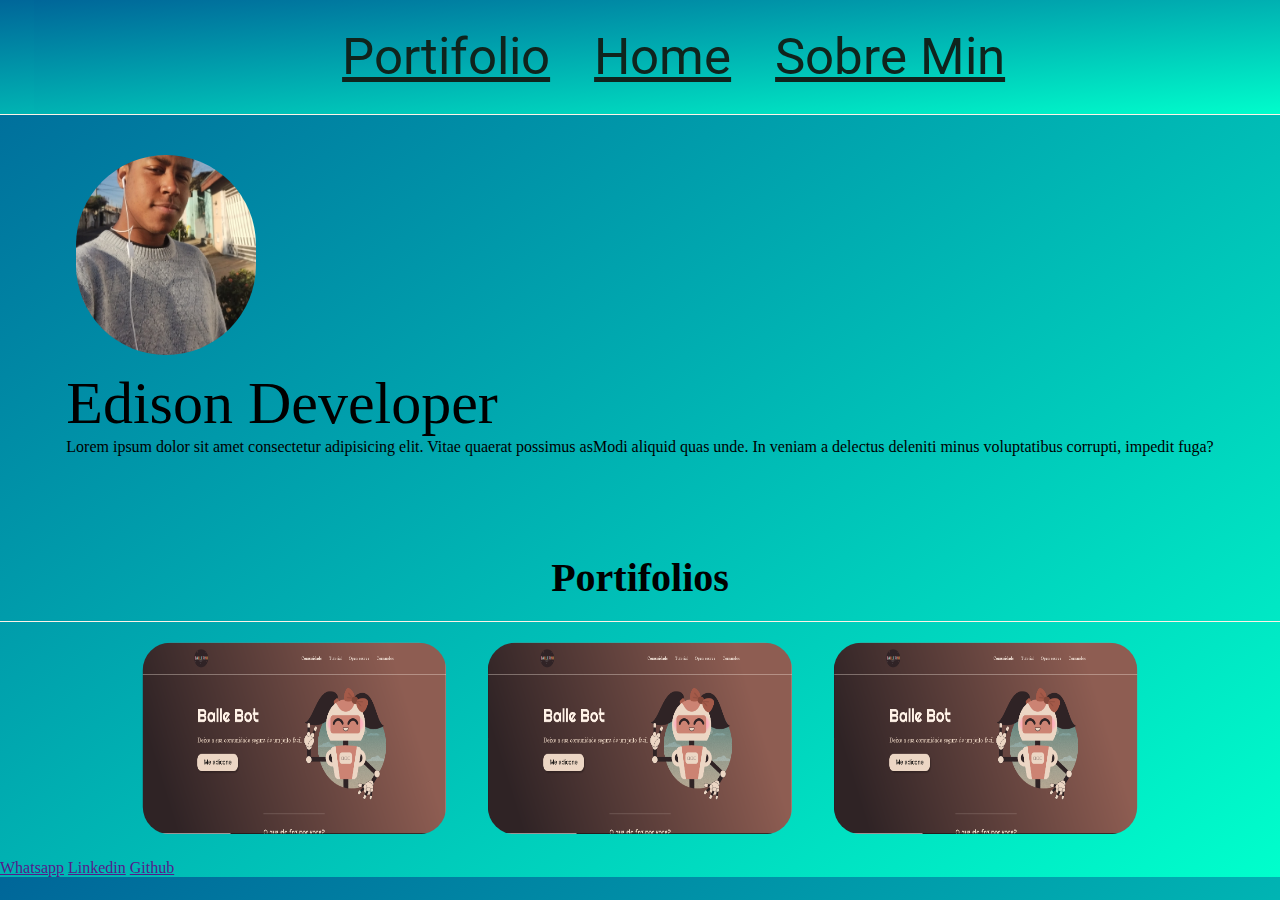
<file: index.html>
<!DOCTYPE html>
<html lang="pt-br">
  <head>
    <meta charset="UTF-8" />
    <meta http-equiv="X-UA-Compatible" content="IE=edge" />
    <meta name="viewport" content="width=device-width, initial-scale=1.0" />
    <title>Portifolio</title>

    <!--Links Google fonts-->

    <link rel="preconnect" href="https://fonts.googleapis.com" />
    <link rel="preconnect" href="https://fonts.gstatic.com" crossorigin />
    <link
      href="https://fonts.googleapis.com/css2?family=Roboto:ital,wght@0,400;0,700;1,400&family=The+Nautigal:wght@400;700&display=swap"
      rel="stylesheet"
    />
    <!--Links stylo proprio-->
    <link rel="stylesheet" type="text/css" href="style.css" />
  </head>
  <body>
    <header class="menu">
      <nav class="menu">
        <div class="">
          <a class="" href="#" id="Portifolio">Portifolio</a>
          <a class="" href="#" id="Sobre">Home</a>
          <a class="" href="#">Sobre Min</a>
        </div>
      </nav>
    </header>
    <main id="Sobre" class="sobre">
      <section>
        <div>
          <img
            src="/Portifolio/Imagens/perfil.jpg"
            alt="Imagem do altor da pagina"
          />
        </div>

        <div>
          <h1>Edison Developer</h1>
        </div>
        <div>
          <p>
            Lorem ipsum dolor sit amet consectetur adipisicing elit. Vitae
            quaerat possimus asModi aliquid quas unde. In veniam a delectus
            deleniti minus voluptatibus corrupti, impedit fuga?
          </p>
        </div>
      </section>
    </main>

    <section id="Portifolio">
      <div class="portifolio-text">
        <h2>Portifolios</h2>
      </div>
      <div class="portifolio">
        <div class="">
          <a href="/../landpage/index.html"
            ><img src="/Portifolio/Imagens/Ballebot/Ballebot.PNG" alt=""
          /></a>
        </div>
        <div class="">
          <img src="/Portifolio/Imagens/Ballebot/Ballebot.PNG" alt="" />
        </div>
        <div class="">
          <img src="/Portifolio/Imagens/Ballebot/Ballebot.PNG" alt="" />
        </div>
      </div>
    </section>

    <footer>
      <section id="contato" class="container">
        <a href="">Whatsapp</a>
        <a href="">Linkedin</a>
        <a href="">Github</a>
      </section>
    </footer>
  </body>
</html>
</file>
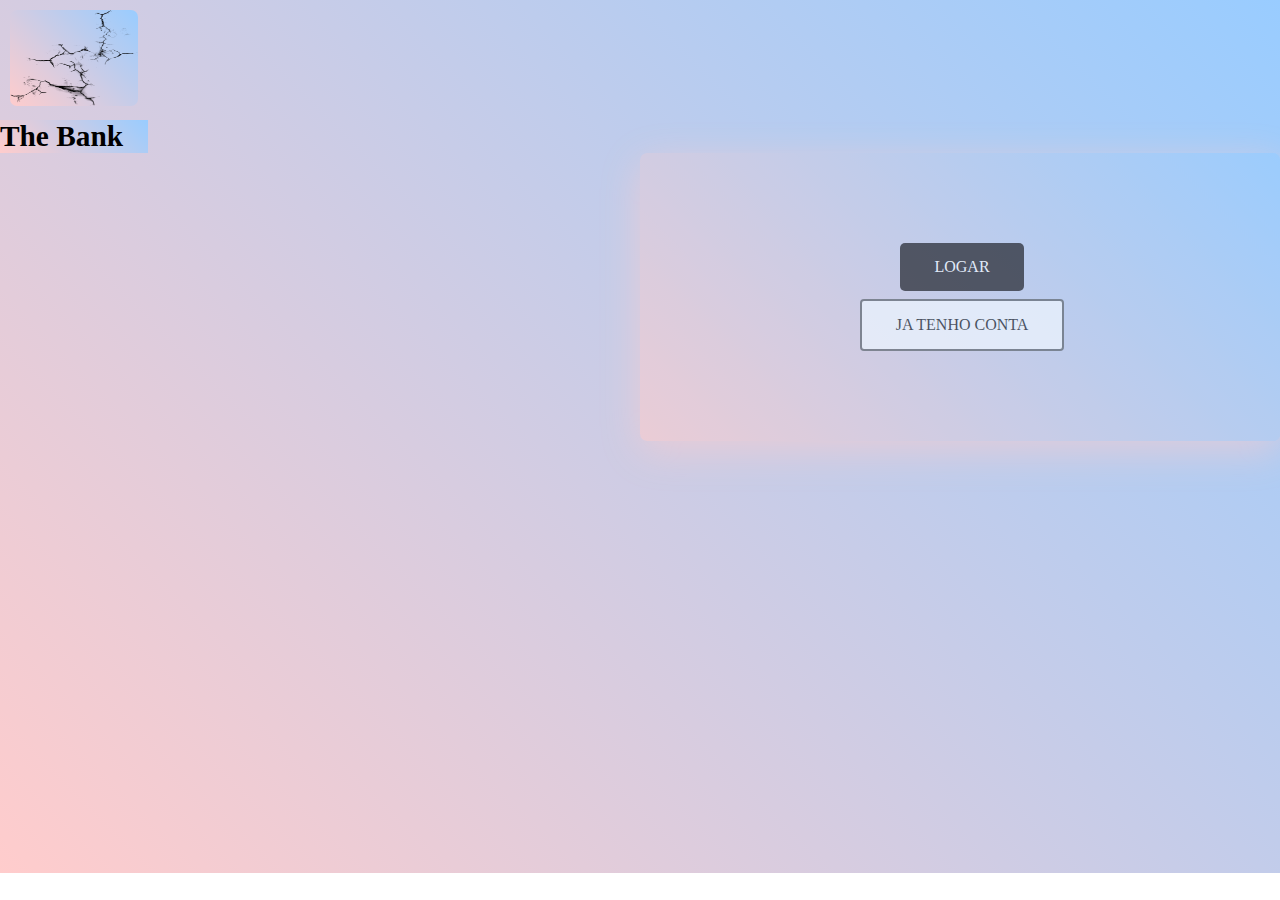
<file: interface/index.html>
<!DOCTYPE html>
<html lang="pt-br">
  <head>
    <meta charset="UTF-8" />
    <meta http-equiv="X-UA-Compatible" content="IE=edge" />
    <meta name="viewport" content="width=device-width, initial-scale=1.0" />
    <link rel="stylesheet" type="text/css" href="interface.css" />
    <title>interfece</title>
    <!--inteface do pagina de um banco "The Bank"-->
  </head>
  <body>
    <section class="fundo">
      <nav class="menu">
        <div class="menu-logo">
          <img src="logo.png" alt="logo" />
          <h1>The Bank</h1>
        </div>
      </nav>
      <main class="prin">
        <div class="principal">
          <div class="button button1">
            <a link href="/interface/pLogin/index.html">
              <button>Logar</button></a
            >
          </div>
          <div class="button button2">
            <a link href="#"> <button>Ja Tenho Conta</button></a>
          </div>
        </div>
      </main>
    </section>
  </body>
</html>
</file>
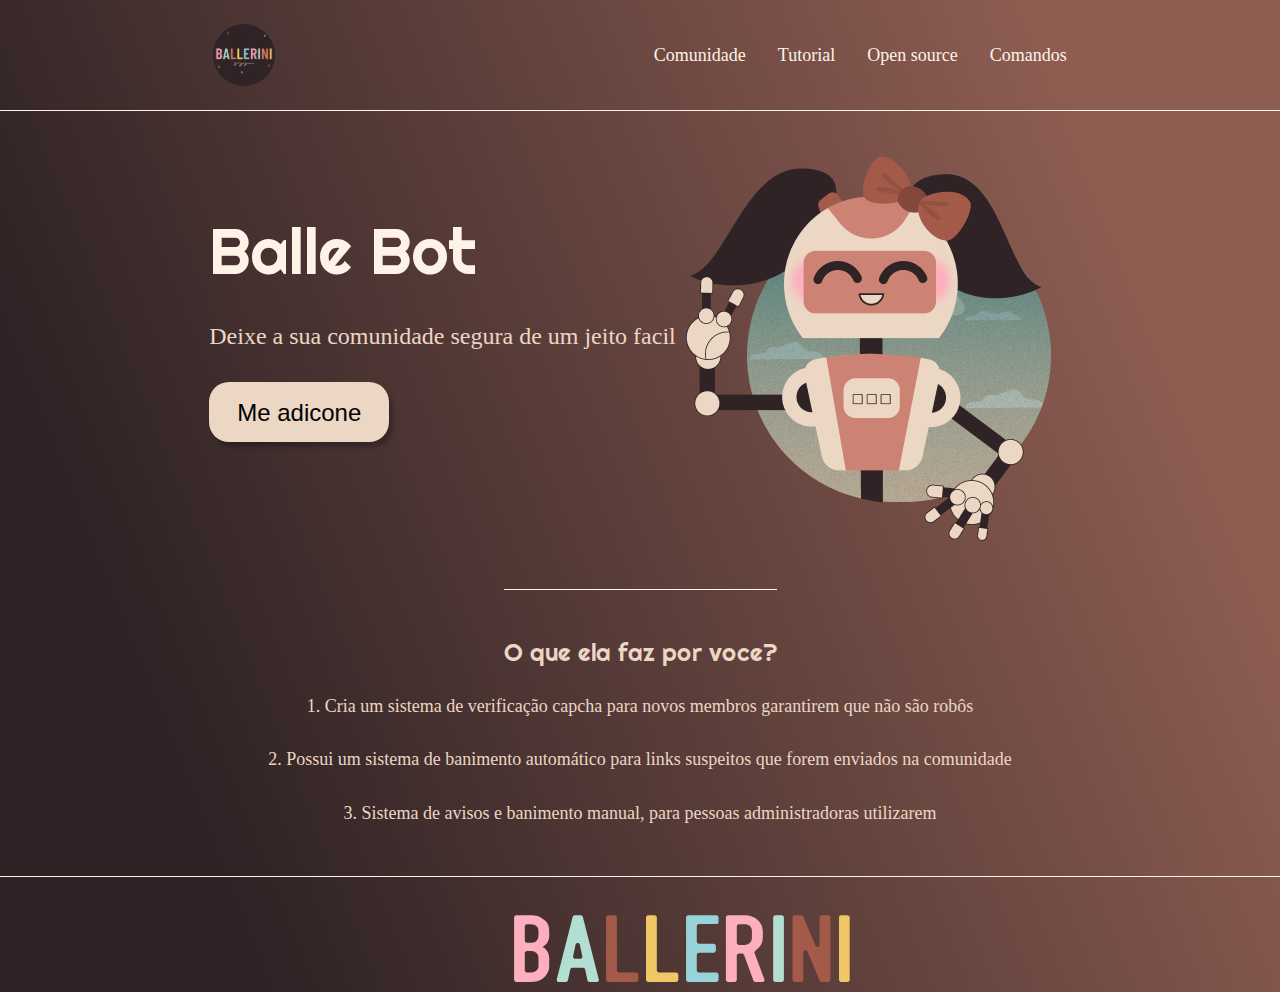
<file: landpage/index.html>
<!DOCTYPE html>
<html lang="pt-br">
  <head>
    <meta charset="UTF-8" />
    <meta http-equiv="X-UA-Compatible" content="IE=edge" />
    <meta name="viewport" content="width=device-width, initial-scale=1.0" />
    <meta
      name="description"
      content="Um bot que ira moderrar e deixar a sua comunidade segura do discord"
    />
    <title>Ballet bot Modere a sua comunidade do Discord</title>

    <link rel="stylesheet" type="text/css" href="style.css" />
  </head>

  <body>
    <header class="cabecalho">
      <img class="menu-imagem" src="logo.svg" alt="Logo Balerine" />
      <nav class="cabecalho-menu">
        <a class="cabecalho-menu-item" href="#">Comunidade</a>
        <a class="cabecalho-menu-item" href="#">Tutorial</a>
        <a class="cabecalho-menu-item" href="#">Open source</a>
        <a class="cabecalho-menu-item" href="#">Comandos</a>
      </nav>
    </header>

    <main class="conteudo">
      <section class="conteudo-principal">
        <div class="conteudo-principal-escrito">
          <h1>Balle Bot</h1>
          <h2>Deixe a sua comunidade segura de um jeito facil</h2>
          <button>Me adicone</button>
        </div>
        <img src="Ballebot.png" alt="imagem da ballebot" />
      </section>
      <section class="conteudo-secudario">
        <h3>O que ela faz por voce?</h3>
        <p>
          1. Cria um <strong>sistema de verificação capcha</strong> para novos
          membros garantirem que não são robôs
        </p>
        <p>
          2. Possui um <strong>sistema de banimento automático</strong> para
          links suspeitos que forem enviados na comunidade
        </p>
        <p>
          3. <strong>Sistema de avisos e banimento manual</strong>, para pessoas
          administradoras utilizarem
        </p>
      </section>
    </main>

    <footer class="footer">
      <img src="Ballerine.svg" alt="Nome Ballerine" />
    </footer>
  </body>
</html>
</file>
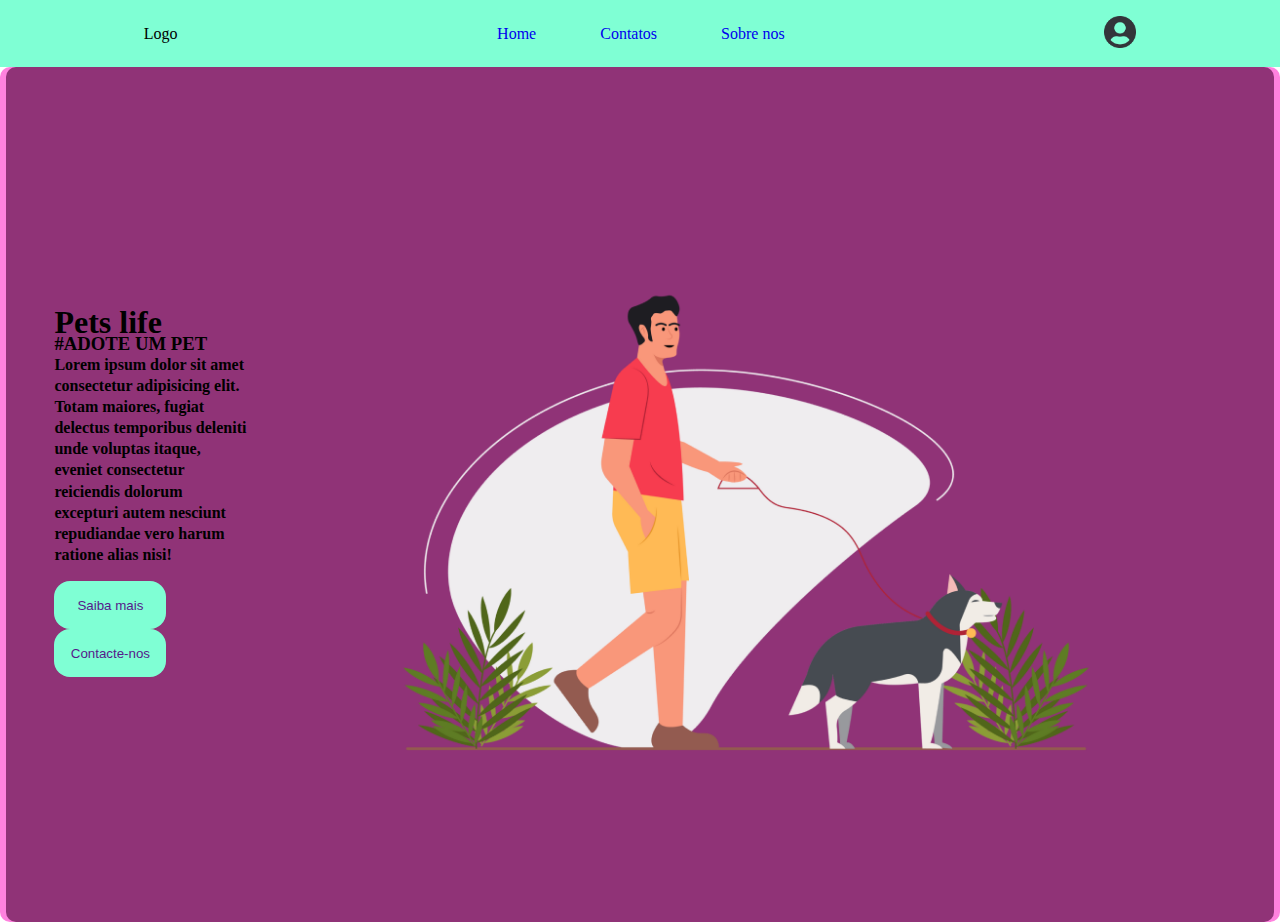
<file: pets-life/index.html>
<!DOCTYPE html>
<html lang="pt-br">
  <head>
    <meta charset="UTF-8" />
    <meta http-equiv="X-UA-Compatible" content="IE=edge" />
    <meta name="viewport" content="width=device-width, initial-scale=1.0" />
    <title>Pets Life</title>
    <link rel="stylesheet" href="style.css" src="style.css" />
  </head>
  <body>
    <nav class="menu">
      <div class="logotxt">Logo</div>
      <div class="menu-btm">
        <a href="#" id="taghome">Home</a>
        <a href="#" id="tagcontatos">Contatos</a>
        <a href="#" id="tagsobrenos">Sobre nos </a>
      </div>
      <div>
        <img src="/pets-life/Menu/Vector.png" alt="Vetor Imagem do user" />
      </div>
    </nav>
    <header id="header">
      <section class="conteudo">
        <div class="conteudo-text">
          <div><h1>Pets life</h1></div>
          <div><h3>#ADOTE UM PET</h3></div>
          <div>
            <h4>
              Lorem ipsum dolor sit amet consectetur adipisicing elit. Totam
              maiores, fugiat delectus temporibus deleniti unde voluptas itaque,
              eveniet consectetur reiciendis dolorum excepturi autem nesciunt
              repudiandae vero harum ratione alias nisi!
            </h4>
          </div>
          <div class="conteuso-button">
            <button><a href="">Saiba mais</a></button>
            <button><a href="">Contacte-nos</a></button>
          </div>
        </div>

        <div>
          <img
            src="Baner/guy-walking-with-dog-in-the-park 1.png"
            alt="Pessoa andando com se cachorro"
          />
        </div>
      </section>
    </header>
  </body>
</html>
</file>
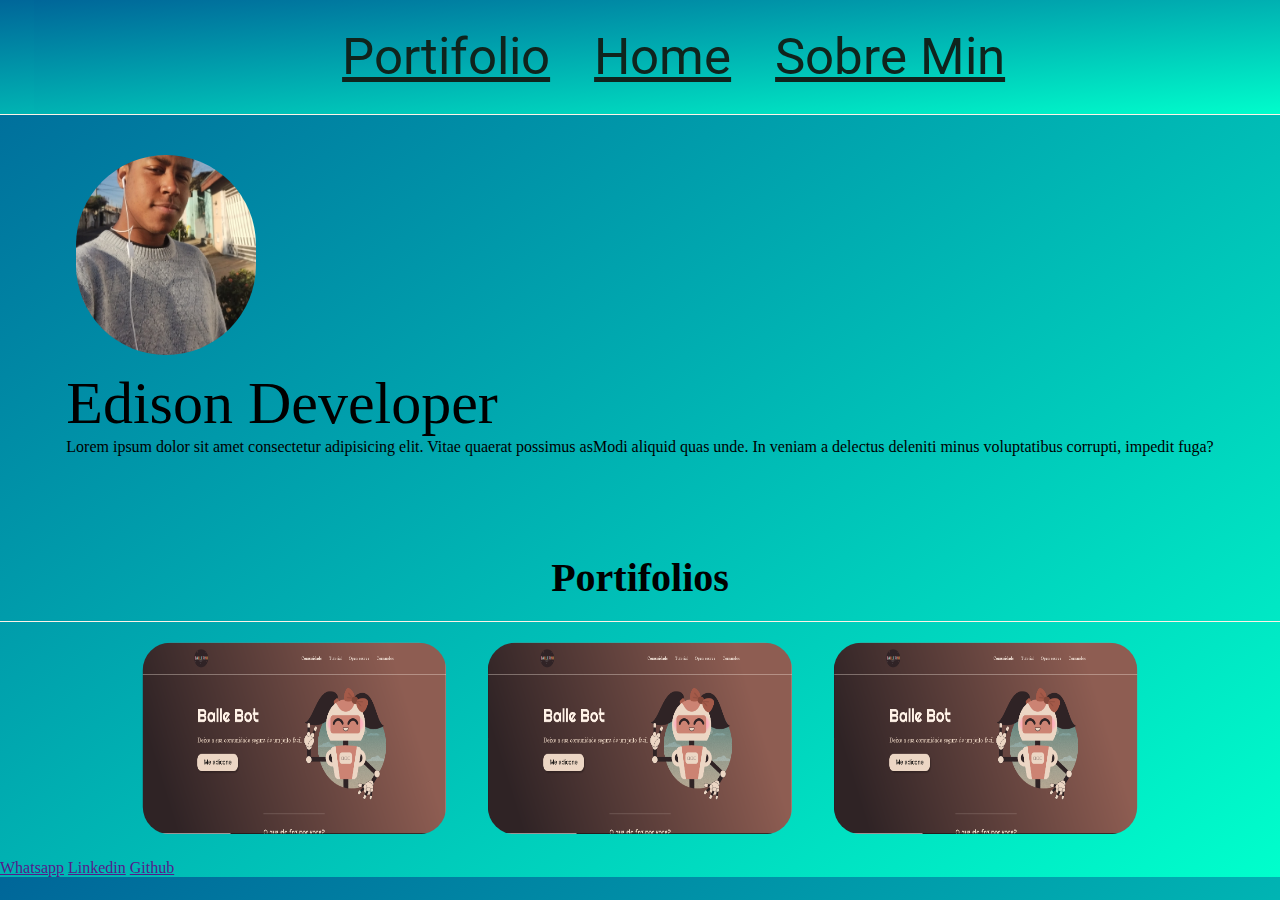
<file: Portifolio/index.html>
<!DOCTYPE html>
<html lang="pt-br">
  <head>
    <meta charset="UTF-8" />
    <meta http-equiv="X-UA-Compatible" content="IE=edge" />
    <meta name="viewport" content="width=device-width, initial-scale=1.0" />
    <title>Portifolio</title>

    <!--Links Google fonts-->

    <link rel="preconnect" href="https://fonts.googleapis.com" />
    <link rel="preconnect" href="https://fonts.gstatic.com" crossorigin />
    <link
      href="https://fonts.googleapis.com/css2?family=Roboto:ital,wght@0,400;0,700;1,400&family=The+Nautigal:wght@400;700&display=swap"
      rel="stylesheet"
    />
    <!--Links stylo proprio-->
    <link rel="stylesheet" type="text/css" href="style.css" />
  </head>
  <body>
    <header class="menu">
      <nav class="menu">
        <div class="">
          <a class="" href="#" id="Portifolio">Portifolio</a>
          <a class="" href="#" id="Sobre">Home</a>
          <a class="" href="#">Sobre Min</a>
        </div>
      </nav>
    </header>
    <main id="Sobre" class="sobre">
      <section>
        <div>
          <img
            src="/Portifolio/Imagens/perfil.jpg"
            alt="Imagem do altor da pagina"
          />
        </div>

        <div>
          <h1>Edison Developer</h1>
        </div>
        <div>
          <p>
            Lorem ipsum dolor sit amet consectetur adipisicing elit. Vitae
            quaerat possimus asModi aliquid quas unde. In veniam a delectus
            deleniti minus voluptatibus corrupti, impedit fuga?
          </p>
        </div>
      </section>
    </main>

    <section id="Portifolio">
      <div class="portifolio-text">
        <h2>Portifolios</h2>
      </div>
      <div class="portifolio">
        <div class="">
          <a href="/../landpage/index.html"
            ><img src="/Portifolio/Imagens/Ballebot/Ballebot.PNG" alt=""
          /></a>
        </div>
        <div class="">
          <img src="/Portifolio/Imagens/Ballebot/Ballebot.PNG" alt="" />
        </div>
        <div class="">
          <img src="/Portifolio/Imagens/Ballebot/Ballebot.PNG" alt="" />
        </div>
      </div>
    </section>

    <footer>
      <section id="contato" class="container">
        <a href="">Whatsapp</a>
        <a href="">Linkedin</a>
        <a href="">Github</a>
      </section>
    </footer>
  </body>
</html>
</file>
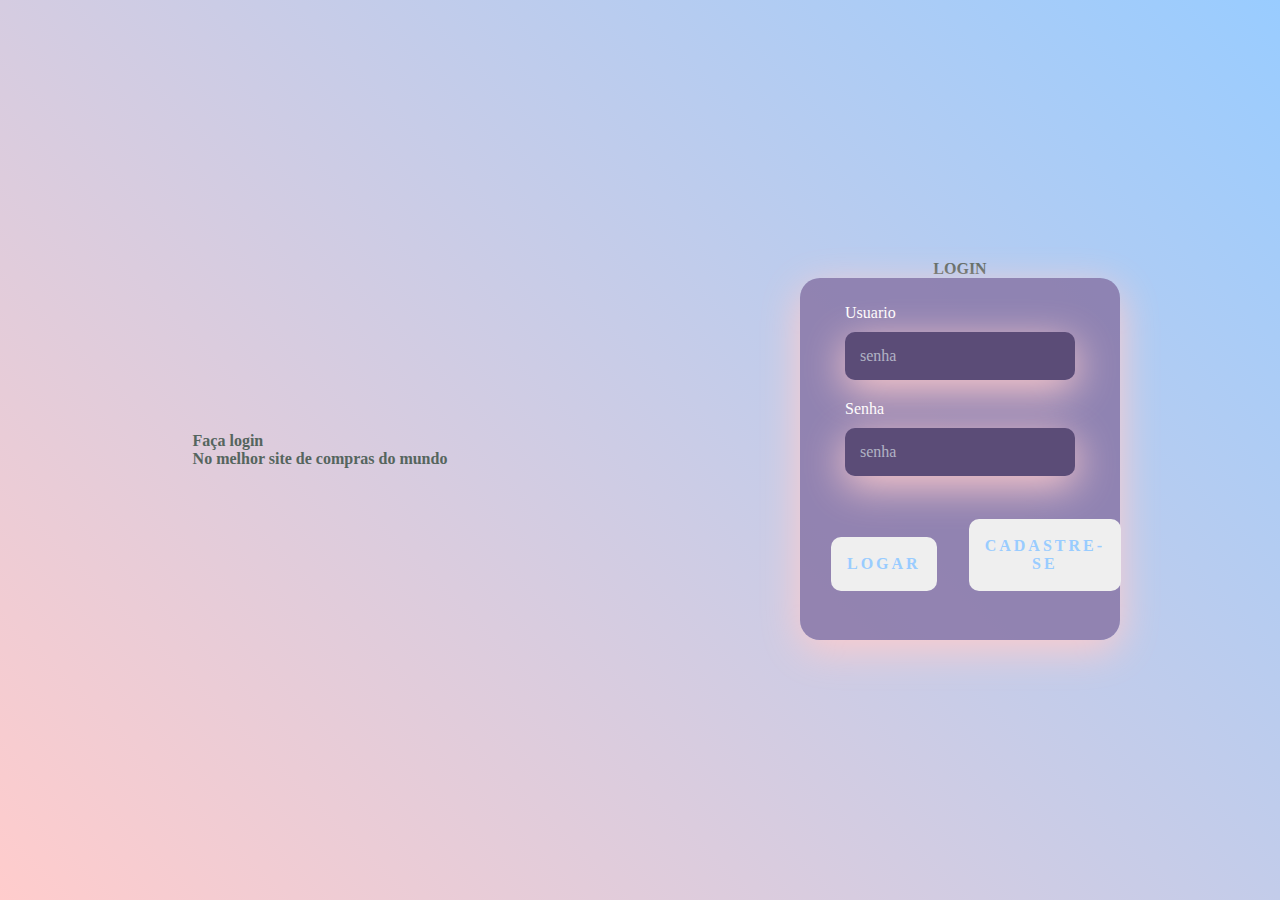
<file: betas-pedacos-de-codigo/pLogin/index.html>
<!DOCTYPE html>
<html lang="pt-br">
  <head>
    <meta charset="UTF-8" />
    <meta http-equiv="X-UA-Compatible" content="IE=edge" />
    <meta name="viewport" content="width=device-width, initial-scale=1.0" />
    <link rel="stylesheet" type="text/css" href="pLogin.css" />

    <title>Login</title>
  </head>
  <body>
    <!-- estrutura basica de login   -->

    <div class="main-login">
      <div class="left-login">
        <h1>Faça login<br />No melhor site de compras do mundo</h1>
      </div>
      <div class="right-login">
        <h1>LOGIN</h1>
        <div class="card-login">
          <div class="textfild">
            <label for="usuario">Usuario</label>
            <input type="text" name="usuario" placeholder="senha" />
          </div>
          <div class="textfild">
            <label for="usuario">Senha</label>
            <input type="password" name="usuario" placeholder="senha" />
          </div>

          <div class="btn-login">
            <a link href="/betas-pedacos-de-codigo/pLogin/index.html">
              <button id="btn-cadastre-se">Logar</button></a
            >
            <a link href="/betas-pedacos-de-codigo/pCadastro/index.html">
              <button id="btn-login">Cadastre-se</button></a
            >
          </div>
        </div>
      </div>
    </div>
  </body>
</html>
</file>
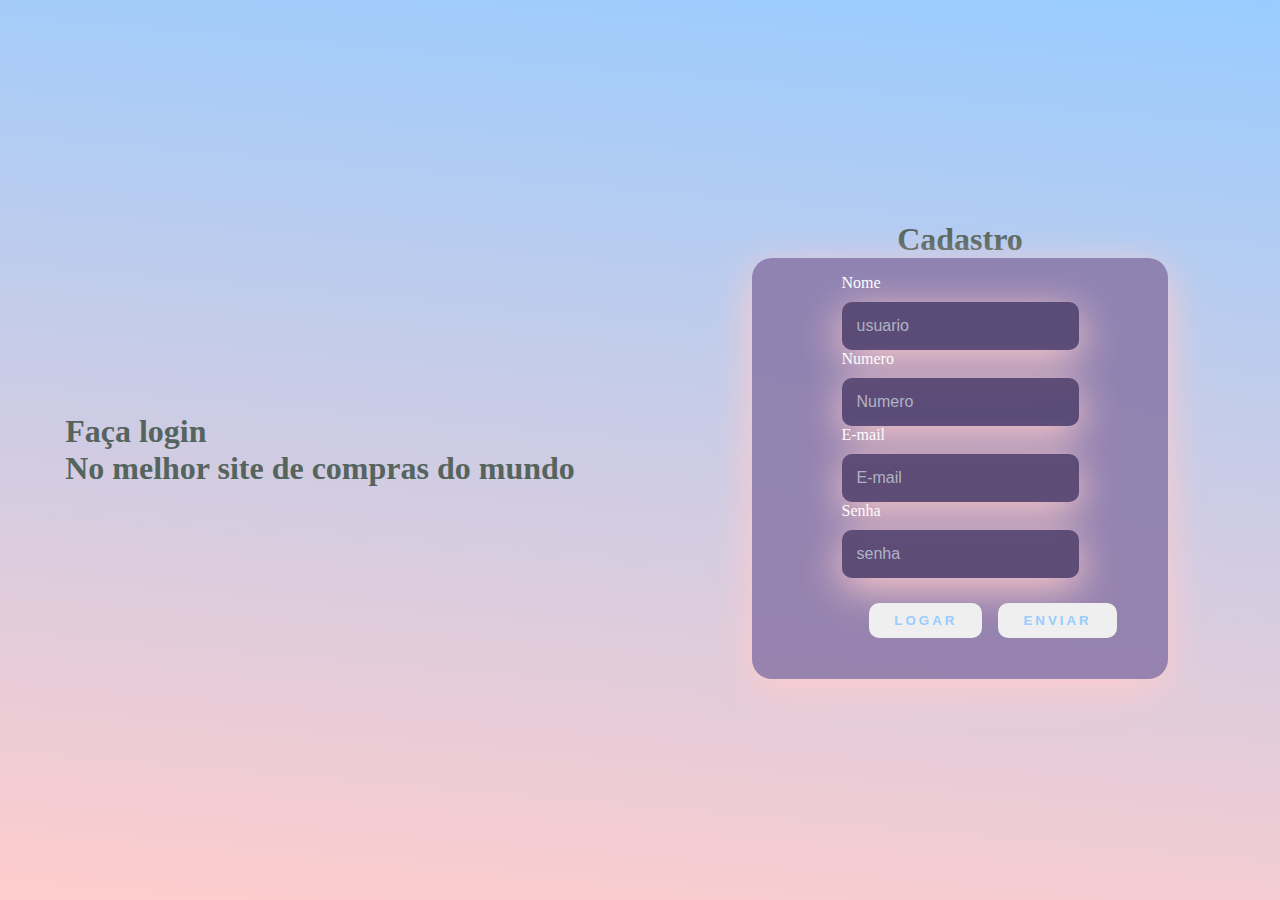
<file: interface/pCadastro/index.html>
<!DOCTYPE html>
<html lang="pt-br">
  <head>
    <meta charset="UTF-8" />
    <meta http-equiv="X-UA-Compatible" content="IE=edge" />
    <meta name="viewport" content="width=device-width, initial-scale=1.0" />
    <!--<link rel="stylesheet" type="text/css" href="pCadastro.css" />-->
    <title>Cadastro</title>
    <style>
      margin: 0;
      * {
        padding: 0;
        box-sizing: border-box;
        text-decoration: none;

        /*font-family: 'Roboto', sans-serif;
  font-family: 'The Nautigal', cursive;*/
      }
      body {
        background: linear-gradient(45deg, #ffcccc 0%, #99ccff 100%);
        background-repeat: no-repeat;
        margin: 0rem;
        padding: 0rem;
      }

      /*layout*/

      .main-cadastro {
        width: 100vw;
        height: 100vh;
        background: linear-gradient(5deg, #ffcccc 0%, #99ccff 100%);
        display: flex;
        justify-content: center; /*eixo X */
        align-items: center; /* eixo Y */
      }
      .left-cadastro {
        width: 50vw;
        height: 100vh;
        display: flex;
        justify-content: center; /*eixo X */
        align-items: center; /* eixo Y */
        flex-direction: column;
      }

      .left-cadastro > h1 {
        color: #55655e;
      }
      .right-cadastro {
        width: 50vw;
        height: 100vh;
        display: flex;
        justify-content: center; /*eixo X */
        align-items: center; /* eixo Y */
        flex-direction: column;
      }
      .right-cadastro > h1 {
        color: #55655e;
        font-weight: 800;
        margin: 0;
      }
      .card-cadastro {
        width: 60%;
        display: flex;
        justify-content: center; /*eixo X */
        align-items: center; /* eixo Y */
        flex-wrap: wrap;
        background: #8875a6d6;
        padding: 1rem 1rem;
        border-radius: 20px;
        box-shadow: 0px 10px 40px #ffcccc;
      }

      .textfild {
        display: flex;
        justify-content: center; /*eixo X */
        align-items: flex-start; /* eixo Y */
        flex-direction: column;
        margin: 0, 9rem 0, 9rem;
        padding: 0rem 2rem;
      }

      .textfild > input {
        width: 100%;
        border: none;
        border-radius: 10px;
        padding: 15px;
        background: #51416bd6;
        font-size: 12pt;
        box-shadow: 0px 10px 40px #ffcccc;
        outline: none;
        box-sizing: border-box;
      }

      .textfild > label {
        color: white;
        margin-bottom: 10px;
      }
      .textfild input::placeholder {
        color: #f0ffff94;
      }

      .btn-cadastro {
        display: flex;
        justify-content: center; /*eixo X */
        align-items: flex-end; /* eixo Y */
        flex-direction: row;
        width: 100%;
      }
      .btn-cadastro > a {
        padding-left: 1rem;
      }
      .btn-cadastro > a button {
        width: 100%;
        padding: 10px 0px;
        margin: 25px;
        border: none; /*tira borda invisivel do html*/
        border-radius: 10px;
        outline: none; /*tira linha invisivel do html*/
        text-transform: uppercase;
        font-weight: 800; /*fonte Bold*/
        letter-spacing: 3px;
        color: #99ccff;
        cursor: pointer;
      }

      @media (max-width: 900px) {
        .main-cadastro {
          width: 100vw;
          height: 100vh;
          background: linear-gradient(5deg, #ffcccc 0%, #99ccff 100%);
          display: flex;
          justify-content: center; /*eixo X */
          align-items: center; /* eixo Y */
          flex-direction: column;
        }
        .left-cadastro {
          width: 100vw;
          height: 50vh;
          display: flex;
          justify-content: center; /*eixo X */
          align-items: center; /* eixo Y */
          flex-direction: column;
        }

        .right-cadastro {
          width: 100vw;
          display: flex;
          justify-content: center; /*eixo X */
          align-items: center; /* eixo Y */
          flex-direction: column;
        }

        .card-cadastro {
          width: 60%;
          display: flex;
          justify-content: center; /*eixo X */
          align-items: center; /* eixo Y */
          flex-wrap: wrap;
          background: #8875a6d6;
          padding: 1rem 1rem;
          border-radius: 20px;
          box-shadow: 0px 10px 40px #ffcccc;
        }

        .btn-cadastro a {
          display: flex;
          justify-content: center; /*eixo X */
          align-items: flex-end; /* eixo Y */
          flex-direction: row;
          width: 50%;
          padding: 1.1rem 1rem;
          margin: 0vw 0vh;
        }
      }

      @media (min-width: 1200px) {
        .card-cadastro {
          width: 60%;
          display: flex;
          justify-content: center; /*eixo X */
          align-items: center; /* eixo Y */
          flex-wrap: wrap;
          background: #8875a6d6;
          padding: 1rem 1rem;
          border-radius: 20px;
          box-shadow: 0px 10px 40px #ffcccc;
        }
      }
    </style>
  </head>
  <body>
    <!-- estrutura basica de login   -->
    <div class="main-cadastro">
      <div class="left-cadastro">
        <h1>Faça login<br />No melhor site de compras do mundo</h1>
      </div>
      <div class="right-cadastro">
        <h1>Cadastro</h1>
        <div class="card-cadastro">
          <div class="textfild">
            <label for="usuario">Nome</label>
            <input type="text" name="usuario" placeholder="usuario" />
          </div>

          <div class="textfild">
            <label for="usuario">Numero</label>
            <input type="text" name="Numero" placeholder="Numero" />
          </div>

          <div class="textfild">
            <label for="Email">E-mail</label>
            <input type="text" name="usuario" placeholder="E-mail" />
          </div>

          <div class="textfild">
            <label for="usuario">Senha</label>
            <input type="password" name="usuario" placeholder="senha" />
          </div>

          <div class="btn-cadastro">
            <a link href="/betas-pedacos-de-codigo/pLogin/index.html">
              <button id="btn-cadastre-se">Logar</button></a
            >
            <a link href="#"> <button id="btn-login">Enviar</button></a>
          </div>
        </div>
      </div>
    </div>
  </body>
</html>
</file>
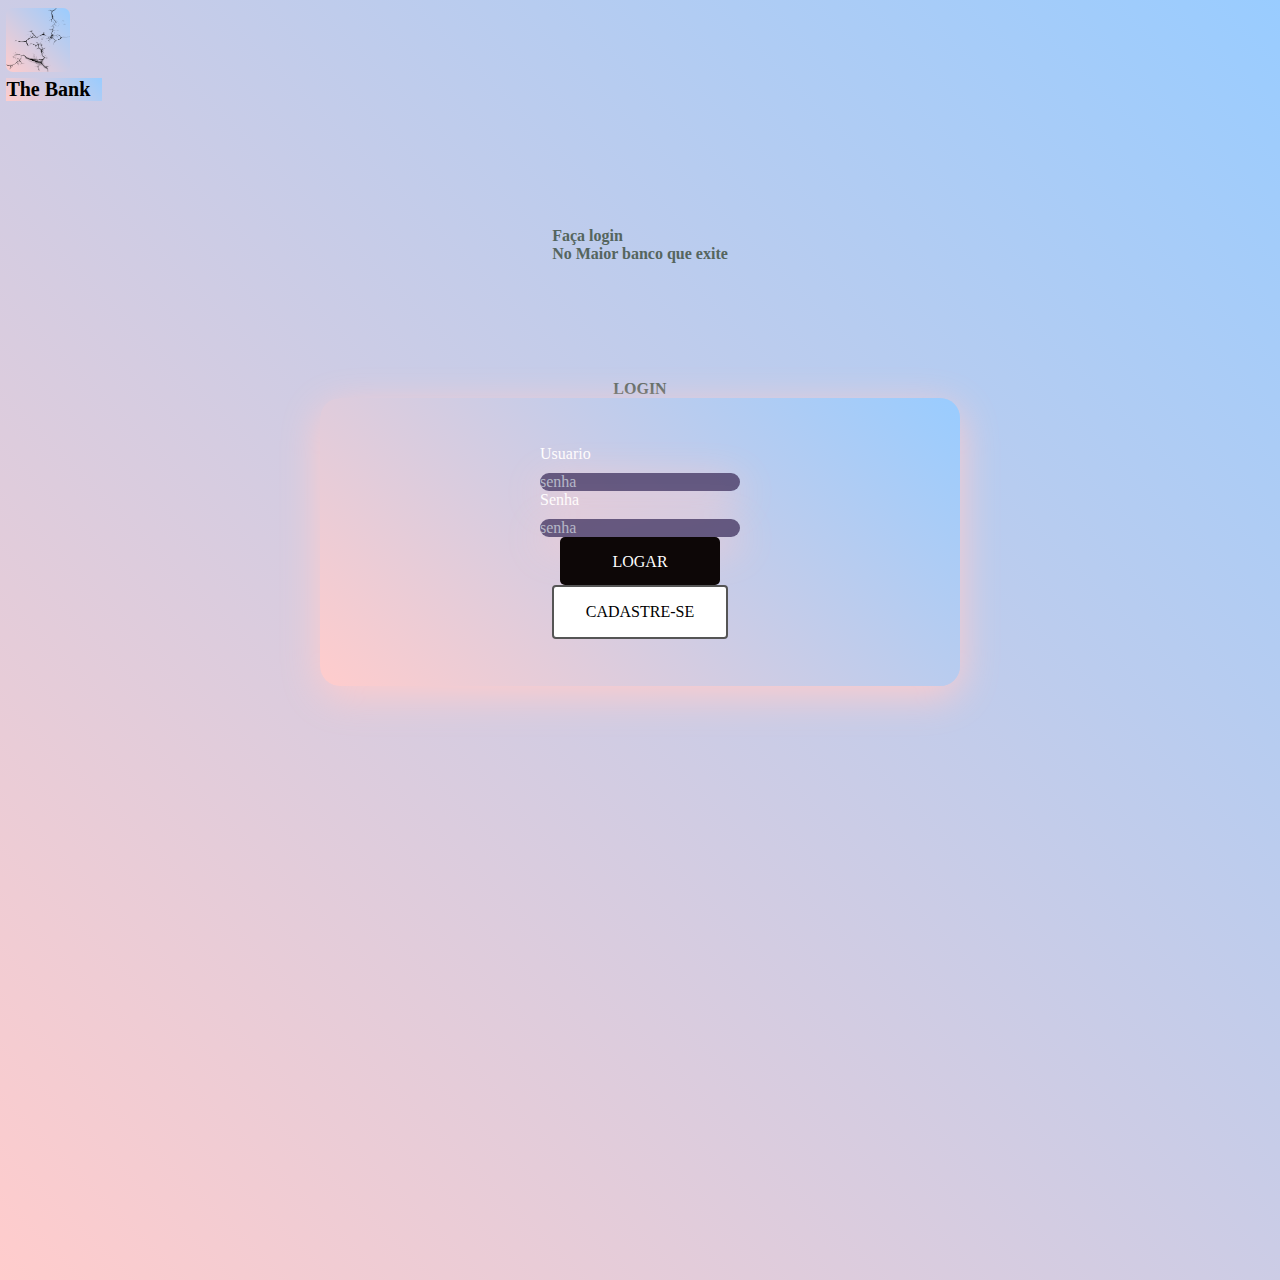
<file: interface/pLogin/index.html>
<!DOCTYPE html>
<html lang="pt-br">
  <head>
    <meta charset="UTF-8" />
    <meta http-equiv="X-UA-Compatible" content="IE=edge" />
    <meta name="viewport" content="width=device-width, initial-scale=1.0" />
    <link
      rel="stylesheet"
      type="text/css"
      href="/interface/pLogin/pLogin.css"
    />

    <title>Login</title>
  </head>
  <body>
    <!-- estrutura basica de login   -->
    <nav class="menu">
      <div class="">
        <img src="/interface/logo.png" alt="logo" />
        <h1>The Bank</h1>
      </div>
    </nav>
    <div class="main-login">
      <div class="left-login">
        <h1>Faça login<br />No Maior banco que exite</h1>
      </div>
      <div class="right-login">
        <h1>LOGIN</h1>
        <div class="card-login">
          <div class="textfild">
            <label for="usuario">Usuario</label>
            <input type="text" name="usuario" placeholder="senha" />
          </div>
          <div class="textfild">
            <label for="usuario">Senha</label>
            <input type="password" name="usuario" placeholder="senha" />
          </div>

          <div class="btn-login btn-login1">
            <a link href="/interface/pLogin2/index.html">
              <button>Logar</button></a
            >
          </div>
          <div class="btn-login btn-login2">
            <a link href="#"> <button>Cadastre-se</button></a>
          </div>
        </div>
      </div>
    </div>
  </body>
</html>
</file>
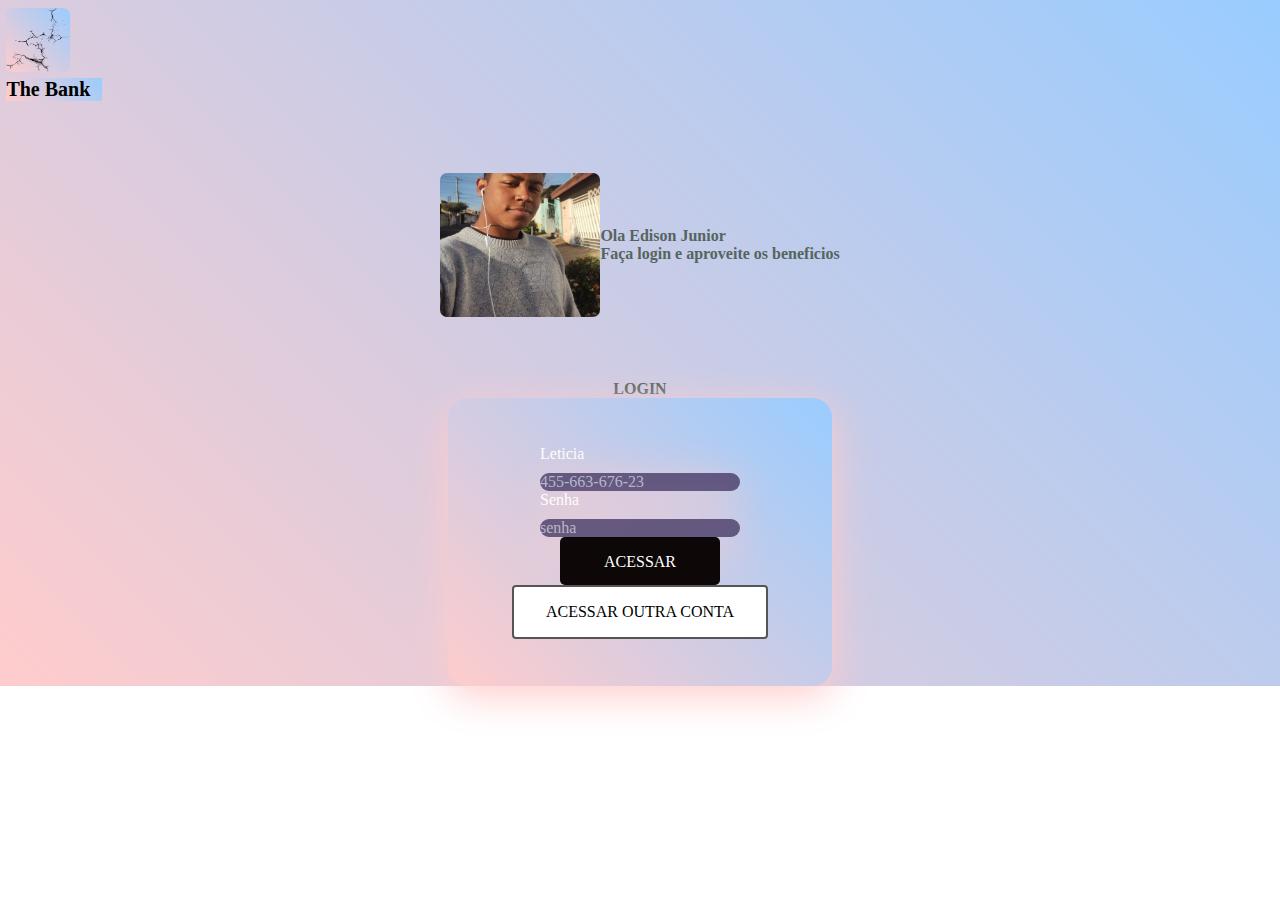
<file: interface/pLogin2/index.html>
<!DOCTYPE html>
<html lang="pt-br">
  <head>
    <meta charset="UTF-8" />
    <meta http-equiv="X-UA-Compatible" content="IE=edge" />
    <meta name="viewport" content="width=device-width, initial-scale=1.0" />
    <link
      rel="stylesheet"
      type="text/css"
      href="/interface/pLogin2/pLogin2user.css"
    />

    <title>Login</title>
  </head>
  <body>
    <!-- estrutura basica de login   -->
    <nav class="menu">
      <div class="">
        <img src="/interface/logo.png" alt="logo" />
        <h1>The Bank</h1>
      </div>
    </nav>
    <div class="main-login">
      <div class="left-login">
        <div class="usuario">
          <img src="/Portifolio/Imagens/perfil.jpg" alt="" />
        </div>
        <h1>
          Ola <strong>Edison Junior</strong><br />Faça login e aproveite os
          beneficios
        </h1>
      </div>
      <div class="right-login">
        <h1>LOGIN</h1>

        <div class="card-login">
          <div class="textfild">
            <label for="usuario">Leticia</label>
            <input type="text" name="CPF" placeholder="455-663-676-23" />
          </div>
          <div class="textfild">
            <label for="usuario">Senha</label>
            <input type="password" name="usuario" placeholder="senha" />
          </div>

          <div class="btn-login btn-login1">
            <a link href="#"> <button>Acessar</button></a>
          </div>
          <div class="btn-login btn-login2">
            <a link href="/interface/pCadastro/index.html">
              <button>Acessar outra conta</button></a
            >
          </div>
        </div>
      </div>
    </div>
  </body>
</html>
</file>
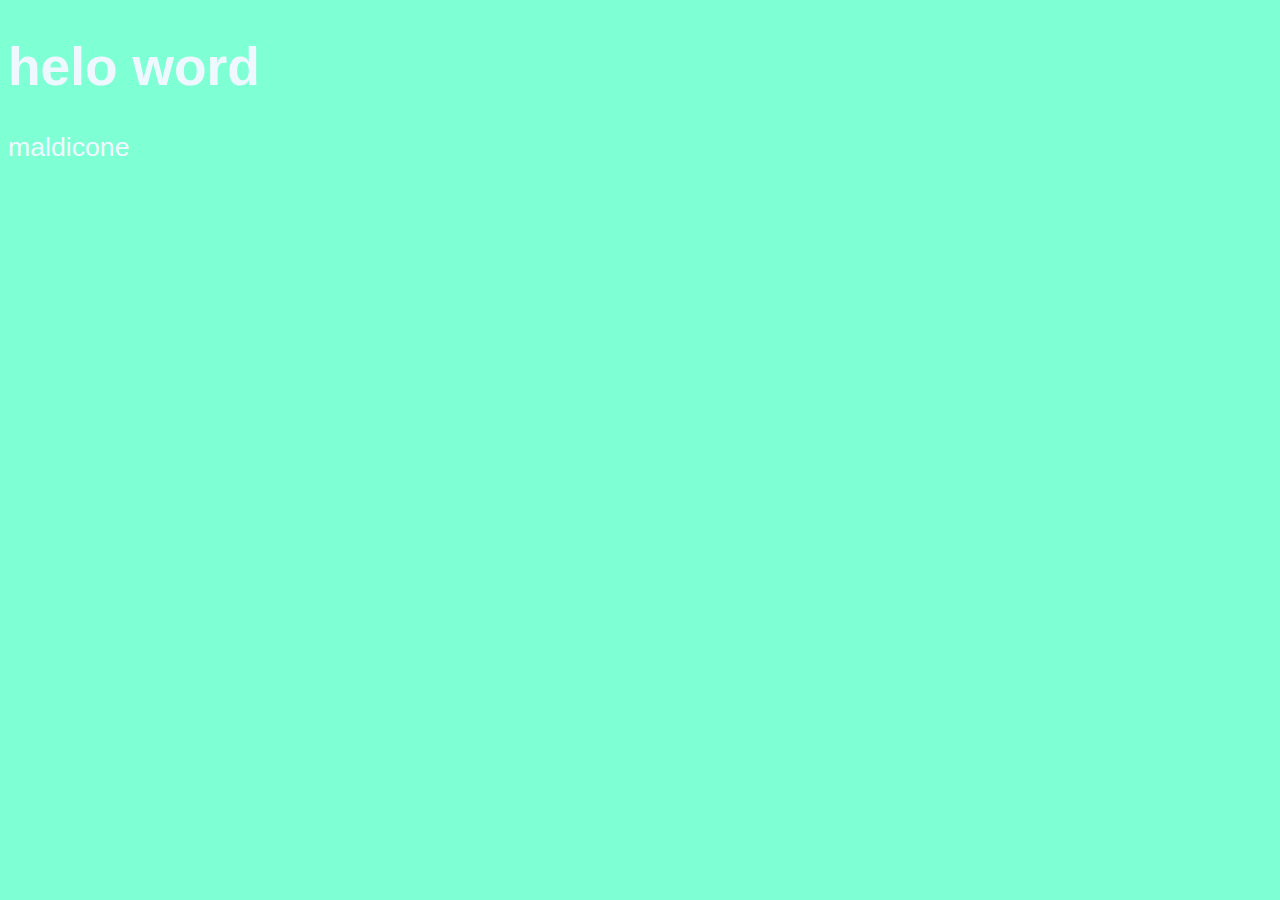
<file: Js/curso em video/aula01/ex001.html>
<!DOCTYPE html>
<html lang="pt-br">
  <head>
    <meta charset="UTF-8" />
    <meta http-equiv="X-UA-Compatible" content="IE=edge" />
    <meta name="viewport" content="width=device-width, initial-scale=1.0" />
    <link rel="stylesheet" href="ex001.css" />
    <title>Document</title>
  </head>
  <body>
    <h1>helo word</h1>
    <p>maldicone</p>
    <script>
      window.alert('minha primeir mensagem')
      window.confirm('Esta gostando de java script')
      window.prompt('Qual e o seu nome ')
    </script>
  </body>
</html>
</file>
<file: interface/interface.css>
*{
  padding: 0rem;
  margin: 0rem;
  font-size: 100%;
  font-family: 'Times New Roman', Times, serif;
  box-sizing: border-box;
  text-decoration: none;

}
body{
  background: linear-gradient(45deg, #ffcccc 0%, #99ccff 100%);
  background-repeat: no-repeat;
}

.menu {
  display: flex;
  justify-content: center;  /*eixo X  vertical*/
  align-items: flex-start;  /*eixo Y  horizontal*/
  flex-direction: column;
  width: 100vw; 

}

.menu img{
  width: 4rem;
  height: 4rem;
  border-radius: 7px;
  background: linear-gradient(45deg, #ffcccc 0%, #99ccff 100%);
  opacity: 0,9;
  padding: 0rem;
  margin: 10px 10px;

}
.menu h1{
  background: linear-gradient(45deg, #ffcccc 0%, #99ccff 100%);
  font-size: 15pt;
  font-weight: bold;
}

.prin{
  width: 100vw;
  height: 80vh;
  display: flex;
  justify-content: center; /*eixo X */
  align-items: center;    /* eixo Y */
  
}
.principal{
  display: flex;
  justify-content: center; /*eixo X  vertical*/
  align-items: center;    /* eixo Y */
  flex-direction: column;
  background-color: #99ccff;
  width: 80%;
  height: 40%;
  background: linear-gradient(45deg, #ffcccc 0%, #99ccff 100%);
  opacity: 1;
  border: none;
  border-radius: 1%;
  padding: 15px;
  font-size: 12pt;
  box-shadow: 0px 10px 40px  #ffcccc;
  outline: none;
  box-sizing: border-box;
  border-radius: 7px;

}
.button button{
  flex-direction: column;
  border: none; 
  color: white;
  padding: 15px 32px;
  text-align: center;
  text-decoration: none;
  text-transform: uppercase;
  display: inline-block;
  font-size: 16px;
  margin: 4px 2px;
  cursor: pointer;
}
.button1 button {
  width: 100%;
  height: auto;
  border-radius: 5px;
  border-width: 10px;
  border: #99ccff;
  display: flex;
 background-color: #0d0707;
}
.button2 button{
  width: 100%;
  border-radius: 4px;
  background-color:white;
  color: black;
  border: 2px solid #555555;
}



@media(min-width:1024px){
  

.menu img{
  width: 8rem;
  height: 6rem;
  border-radius: 7px;
  background: linear-gradient(45deg, #ffcccc 0%, #99ccff 100%);
  opacity: 0,9;
  padding: 0;
  margin: 10px 10px;

}
.menu h1{
  background: linear-gradient(45deg, #ffcccc 0%, #99ccff 100%);
  font-size: 22pt;
  font-weight: 800;
}
.prin{
  width: 100vw;
  display: flex;
  justify-content: flex-end; /*eixo X */
  align-items: flex-start;    /* eixo Y */
  flex-direction: row;
}

.principal{
  display: flex;
  justify-content: center; 
  align-items: center;    
  flex-direction: column;
  width: 50%;
  height: 40%;
 background: linear-gradient(45deg, #ffcccc 0%, #99ccff 100%);
  opacity: 0.6;
  border: none;
  border-radius: 1%;
  padding: 15px;
  font-size: 12pt;
 box-shadow: 0px 10px 40px  #ffcccc;
  outline: none;
  box-sizing: border-box;
  border-radius: 7px;

}
</file>
<file: pets-life/style.css>
}:root {
  --header-height: 4.5rem;

  /* colors */
  --hue: 159;
  /* HSL color mode */
  --base-color: hsl(var(--hue) 36% 57%);
  --base-color-second: hsl(var(--hue) 65% 88%);
  --base-color-alt: hsl(var(--hue) 57% 53%);
  --title-color: hsl(var(--hue) 41% 10%);
  --text-color: hsl(0 0% 46%);
  --text-color-light: hsl(0 0% 98%);
  --body-color: hsl(0 0% 98%);
}

/*------------Base--------------*/
/**Reset**/
* {
  margin: 0;
  padding: 0;
  box-sizing: border-box;
}
a {
  text-decoration: none;
}
img {
  width: 100%;
  height: auto;
}

/*------------Layout--------------*/
.menu{
  display: flexbox;
  display: flex;
  flex-direction: row;
  align-items: center;
  justify-content: space-around;

  height: 4.2rem;
  background-color:aquamarine;
  border-left: 3rem;

}
.menu logotxt{

}
.menu-btm{
  display: flex;
  
  justify-content: space-around;
}
.menu img{
 width: 2rem;
 height: 2rem;
}
.menu a{
  padding-left: 2rem;
  padding-right: 2rem;
}



#header{
  background-color: rgb(255, 130, 222);
  width: 100%;
  border-radius: 10px;
  display: flex;
  flex-direction: row;
  align-items: center;
  justify-content: space-around;
  gap: 1rem;
}
.conteudo{
  padding: 3rem;
  background-color: rgb(144, 51, 119);
  width: 99%;
  border-radius: 10px;
  display: flex;
  flex-direction: row;
  align-items: center;
  justify-content: space-around;
  gap: 1rem;
}
.conteudo-text{
  flex-direction: column-gap;

  font-family: Quicksand;
  font-style: normal;
  font-weight: bold;
  font-size: 1rem;
  line-height: 132.5%;
}
.conteuso-button{
padding-top: 1rem;
  
  
}
.conteudo button{
  background-color:aquamarine;
  border: none;
  border-radius: 1rem;
  width: 7rem;
  height: 3rem;
}
.conteudo img{
  width: 60rem;
  height: auto;

}
</file>
<file: betas-pedacos-de-codigo/pLogin/pLogin.css>
*{
  padding: 0rem;
  margin: 0rem;
  font-size: 100%;
  font-family: 'Times New Roman', Times, serif;
  box-sizing: border-box;
  text-decoration: none;
  background-repeat: no-repeat;

}
body{
  background: linear-gradient(45deg, #ffcccc 0%, #99ccff 100%);
  background-repeat: no-repeat;
}


/*layout*/

.main-login{
  width: 100vw;
  height: 100vh;
  
  display: flex;
  justify-content: center; /*eixo X */
  align-items: center;    /* eixo Y */

}
.menu {
  display: flex;
  justify-content: center;  /*eixo X  vertical*/
  align-items: flex-start;  /*eixo Y  horizontal*/
  flex-direction: column;
  width: 4rem; 
  height: 10vh;

}

.menu img{
  width: 4rem;
  height: 4rem;
  border-radius: 7px;
  background: linear-gradient(45deg, #ffcccc 0%, #99ccff 100%);
  opacity: 0,9;
  padding: 10px;
  margin: 10px 10px;

}
.menu h1{
  background: linear-gradient(45deg, #ffcccc 0%, #99ccff 100%);
  font-size: 15pt;
  font-weight: bold;
}
.left-login{
  width: 50vw;
  height: 100vh;
  display: flex;
  justify-content: center; /*eixo X */
  align-items: center;    /* eixo Y */
  flex-direction: column;
}

.left-login > h1{
  color: #55655e;
}
.right-login{
  width: 50vw;
  height: 100vh;
  display: flex;
  justify-content: center; /*eixo X */
  align-items: center;    /* eixo Y */
  flex-direction: column; 
}
.right-login > h1 {
  color: #55655e;
  font-weight: 800;
  margin: 0;
}

.card-login{
  width: 60%;
  display: flex;
  justify-content: center; /*eixo X */
  align-items: center;    /* eixo Y */
  flex-wrap: wrap;
  background: #8875a6d6;
  padding: 1rem 1rem;
  border-radius: 20px;
  box-shadow: 0px 10px 40px  #ffcccc;
}


.textfild{
  display: flex;
  justify-content: center; /*eixo X */
  align-items: flex-start;    /* eixo Y */
  flex-direction: column;
  margin: 10px 0px;
}

.textfild > input{
  width: 100%;
  border: none;
  border-radius: 10px;
  padding: 15px;
  background: #51416bd6;
  font-size: 12pt;
  box-shadow: 0px 10px 40px  #ffcccc;
  outline: none;
  box-sizing: border-box;
}

.textfild > label{
  color: white;
  margin-bottom:10px;
}
.textfild input::placeholder{
  color: #f0ffff94;
}

.btn-login{
  display: flex;
  justify-content: center; /*eixo X */
  align-items:flex-end;    /* eixo Y */
  flex-direction: row;
  width: 100%;  
  padding: 1.1rem 1rem;
}

.btn-login > a{
  padding-left: 2rem;
}
.btn-login > a button{
  width: 100%;
  padding: 1.1rem 1rem;
  margin: 1rem 0rem;
  border: none; /*tira borda invisivel do html*/
  border-radius: 10px;
  outline: none; /*tira linha invisivel do html*/
  text-transform: uppercase;
  font-weight: 800;/*fonte Bold*/
  letter-spacing: 3px;
  color: #99ccff;
  cursor: pointer;
}

/*Adaptaçãp para telas pequenas*/
@media(max-width:900px) {
  .main-login{
    width: 100vw;
    height: 100vh;
    background: linear-gradient(5deg, #ffcccc 0%, #99ccff 100%);
    display: flex;
    justify-content: center; /*eixo X */
    align-items: center;    /* eixo Y */
    flex-direction:column;

  }

  .right-login{
    width: 80vw;
    display: flex;
    justify-content: center; /*eixo X */
    align-items: center;  /* eixo Y */
    flex-direction: column; 
  }

  .card-login{
    width:100%;
    display: flex;
    justify-content: center; /*eixo X */
    align-items: center;    /* eixo Y */
    flex-wrap: wrap;
    background: #8875a6d6;
    padding: 1rem 1rem;
   
    border-radius: 20px;
    box-shadow: 0px 10px 40px  #ffcccc;
  }

  .btn-login{
    display: flex;
    justify-content: center; /*eixo X */
    align-items:flex-end;    /* eixo Y */
    flex-direction: row;
    width: 50%;  
    padding: 1.1rem 1rem;
  }
}

/*Adaptaçãp para telas grandes*/

@media(min-width:1024px){
  .card-login{
    width: 50%;
    display: flex;
    justify-content: center; /*eixo X */
    align-items: center;    eixo Y 
    flex-wrap: wrap;
    background: #8875a6d6;
    padding: 1rem 1rem;
    border-radius: 20px;
    box-shadow: 0px 10px 40px  #ffcccc;
  }

}
</file>
<file: interface/pCadastro/pCadastro.css>
margin: 0;
* {
  padding: 0;
  box-sizing: border-box;
  text-decoration: none;

  /*font-family: 'Roboto', sans-serif;
  font-family: 'The Nautigal', cursive;*/
}
body {
  background: linear-gradient(45deg, #ffcccc 0%, #99ccff 100%);
  background-repeat: no-repeat;
  margin: 0rem;
  padding: 0rem;
}

/*layout*/

.main-cadastro{
  width: 100vw;
  height: 100vh;
  background: linear-gradient(5deg, #ffcccc 0%, #99ccff 100%);
  display: flex;
  justify-content: center; /*eixo X */
  align-items: center;    /* eixo Y */

}
.left-cadastro{
  width: 50vw;
  height: 100vh;
  display: flex;
  justify-content: center; /*eixo X */
  align-items: center;    /* eixo Y */
  flex-direction: column;
}

.left-cadastro > h1{
  color: #55655e;
}
.right-cadastro{
  width: 50vw;
  height: 100vh;
  display: flex;
  justify-content: center; /*eixo X */
  align-items: center;    /* eixo Y */
  flex-direction: column; 
}
.right-cadastro > h1 {
  color: #55655e;
  font-weight: 800;
  margin: 0;
}
.card-cadastro{
  width: 60%;
  display: flex;
  justify-content: center; /*eixo X */
  align-items: center;    /* eixo Y */
  flex-wrap: wrap;
  background: #8875a6d6;
  padding: 1rem 1rem;
  border-radius: 20px;
  box-shadow: 0px 10px 40px  #ffcccc;
}

.textfild{
  display: flex;
  justify-content: center; /*eixo X */
  align-items: flex-start;    /* eixo Y */
  flex-direction: column;
  margin: 0,9rem 0,9rem;
  padding: 0rem 2rem;
}

.textfild > input{
  width: 100%;
  border: none;
  border-radius: 10px;
  padding: 15px;
  background: #51416bd6;
  font-size: 12pt;
  box-shadow: 0px 10px 40px  #ffcccc;
  outline: none;
  box-sizing: border-box;
}

.textfild > label{
  color: white;
  margin-bottom:10px;
}
.textfild input::placeholder{
  color: #f0ffff94;
}

.btn-cadastro{
  display: flex;
  justify-content: center; /*eixo X */
  align-items:flex-end;    /* eixo Y */
  flex-direction: row;
  width: 100%;  
}
.btn-cadastro > a{
  padding-left: 1rem;
}
.btn-cadastro > a button{
  width: 100%;
  padding: 10px 0px;
  margin: 25px;
  border: none; /*tira borda invisivel do html*/
  border-radius: 10px;
  outline: none; /*tira linha invisivel do html*/
  text-transform: uppercase;
  font-weight: 800;/*fonte Bold*/
  letter-spacing: 3px;
  color: #99ccff;
  cursor: pointer;
}

@media(max-width:900px) {
  .main-cadastro{
    width: 100vw;
    height: 100vh;
    background: linear-gradient(5deg, #ffcccc 0%, #99ccff 100%);
    display: flex;
    justify-content: center; /*eixo X */
    align-items: center;    /* eixo Y */
    flex-direction:column;
  }
  .left-cadastro{
    width:100vw;
    height: 50vh;
    display: flex;
    justify-content: center; /*eixo X */
    align-items: center;    /* eixo Y */
    flex-direction: column;
  }

  .right-cadastro{
    width: 100vw;
    display: flex;
    justify-content: center; /*eixo X */
    align-items: center;  /* eixo Y */
    flex-direction: column; 
  }

  .card-cadastro{
    width:60%;
    display: flex;
    justify-content: center; /*eixo X */
    align-items: center;    /* eixo Y */
    flex-wrap: wrap;
    background: #8875a6d6;
    padding: 1rem 1rem;
    border-radius: 20px;
    box-shadow: 0px 10px 40px  #ffcccc;
  }

  .btn-cadastro a {
    display: flex;
    justify-content: center; /*eixo X */
    align-items:flex-end;    /* eixo Y */
    flex-direction: row;
    width: 50%;  
    padding: 1.1rem 1rem;
    margin: 0vw 0vh;
  }

}


  @media(min-width:1200px){
    .card-cadastro{
      width: 60%;
      display: flex;
      justify-content: center; /*eixo X */
      align-items: center;    /* eixo Y */
      flex-wrap: wrap;
      background: #8875a6d6;
      padding: 1rem 1rem;
      border-radius: 20px;
      box-shadow: 0px 10px 40px  #ffcccc;
    }
  
  }
</file>
<file: interface/pLogin/pLogin.css>
*{
  padding: 0rem;
  margin: 0rem;
  font-size: 100%;
  font-family: 'Times New Roman', Times, serif;
  box-sizing: border-box;
  text-decoration: none;
  background-repeat: no-repeat;

}
body{
  background: linear-gradient(45deg, #ffcccc 0%, #99ccff 100%);
  background-repeat: no-repeat;
}


/*layout*/

.main-login{
  width:100%;
  height: 100%;
  display: flex;
  justify-content: center; /*eixo X */
  align-items: center;    /* eixo Y */
  flex-wrap: wrap;
}
.menu {
  display: flex;
  justify-content: center;  /*eixo X  vertical*/
  align-items: flex-start;  /*eixo Y  horizontal*/
  flex-direction: column;
  width: 4rem; 
 padding: 0.5rem 0.4rem;
}

.menu img{
  width: 4rem;
  height: 4rem;
  border-radius: 7px;
  background: linear-gradient(45deg, #ffcccc 0%, #99ccff 100%);
  

}
.menu h1{
  width: 6rem;
  background: linear-gradient(45deg, #ffcccc 0%, #99ccff 100%);
  font-size: 15pt;
  font-weight: bold;
margin: 0.1rem 0rem;
}
.left-login{
  width: 50%;
  height: 30vh;
  display: flex;
  justify-content: center; /*eixo X */
  align-items: center;    /* eixo Y */
  flex-direction: column;
}

.left-login > h1{
  color: #55655e;
}
.right-login{
  width: 100vw;
  height: 100vh;
  display: flex;
  justify-content: flex-start; /*eixo X */
  align-items: center;    /* eixo Y */
  flex-direction: column; 
}
.right-login > h1 {
  color: #55655e;
  font-weight: 800;
  margin: 0;
}

.card-login{
  display: flex;
  justify-content: center; /*eixo X  vertical*/
  align-items: center;    /* eixo Y */
  flex-wrap: wrap;
  background-color: #99ccff;
  width: 60%;
  height: 18rem;
  background: linear-gradient(45deg, #ffcccc 0%, #99ccff 100%);
  opacity: 1;
  border: none;
  border-radius: 1%;
  padding: 0rem;
  font-size: 12pt;
  box-shadow: 0px 10px 40px  #ffcccc;
  outline: none;
  box-sizing: border-box;
  border-radius: 7px;

}


.textfild{
  display: flex;
  justify-content: center; /*eixo X */
  align-items: flex-start;    /* eixo Y */
  flex-direction: column;
  }

.textfild > input{
  width: 100%;
  border: none;
  border-radius: 10px;
  padding: 0px;
  background: #51416bd6;
  font-size: 12pt;
  box-shadow: 0px 10px 40px  #ffcccc;
  outline: none;
  box-sizing: border-box;
}

.textfild > label{
  color: white;
  margin-bottom:10px;
}
.textfild input::placeholder{
  color: #f0ffff94;
}

.btn-login button{
  width: 10rem;
  height: 3rem;
  border: none; 
  color: white;
  padding: 1rem 2rem;
  margin: 0rem;
  text-align: center;
  text-decoration: none;
  text-transform: uppercase;
  display: inline-block;
  font-size: 16px;
  cursor: pointer;
}
.btn-login1 button {

  border-radius: 5px;
  border-width: 10px;
  border: #99ccff;
   background-color: #0d0707;
}
.btn-login2 button{
  width: 100%;
  height: auto;
  border-radius: 4px;
  background-color:white;
  color: black;
  border: 2px solid #555555;
}
/*Adaptaçãp para telas pequenas
@media(max-width:900px) {
  .main-login{
    width: 100vw;
    height: 100vh;
    display: flex;
    justify-content: center; 
    align-items: center;    
    flex-direction:column;

  }

  .right-login{
    width: 80vw;
    display: flex;
    justify-content: center; 
    align-items: center;  
    flex-direction: column; 
  }

  .card-login{
    width:100%;
    display: flex;
    justify-content: center; 
    align-items: center;   
    flex-wrap: wrap;
    background: #8875a6d6;
    padding: 1rem 1rem;
   
    border-radius: 20px;
    box-shadow: 0px 10px 40px  #ffcccc;
  }
  
}

/*Adaptaçãp para telas grandes*/

@media(min-width:1024px){
  .card-login{
    width: 50%;
    display: flex;
    justify-content: center;
    align-items: center;   
    flex-direction: column;
  
    padding: 1rem 1rem;
    border-radius: 20px;
    box-shadow: 0px 10px 40px  #ffcccc;
  }

}
</file>
<file: interface/pLogin2/pLogin2user.css>
*{
  padding: 0rem;
  margin: 0rem;
  font-size: 100%;
  font-family: 'Times New Roman', Times, serif;
  box-sizing: border-box;
  text-decoration: none;
  background-repeat: no-repeat;

}
body{
  background: linear-gradient(45deg, #ffcccc 0%, #99ccff 100%);
  background-repeat: no-repeat;
}


/*layout*/

.main-login{
  width:100%;
  height: 100%;
  display: flex;
  justify-content: center; /*eixo X */
  align-items: center;    /* eixo Y */
  flex-wrap: wrap;
  flex-direction: column;
}
.menu {
  display: flex;
  justify-content: center;  /*eixo X  vertical*/
  align-items: flex-start;  /*eixo Y  horizontal*/
  flex-direction: column;
  width: 4rem; 
 padding: 0.5rem 0.4rem;
}

.menu img{
  width: 4rem;
  height: 4rem;
  border-radius: 7px;
  background: linear-gradient(45deg, #ffcccc 0%, #99ccff 100%);
  

}
.menu h1{
  width: 6rem;
  background: linear-gradient(45deg, #ffcccc 0%, #99ccff 100%);
  font-size: 15pt;
  font-weight: bold;
margin: 0.1rem 0rem;
}
.left-login{
  width: 40%;
  display: flex;
  justify-content: center; /*eixo X */
  align-items: flex-start;    /* eixo Y */
  flex-direction: column;
}

.left-login > h1{
  color: #55655e;
}
.usuario{
  width: 10rem;
  height: 9rem;
 
}
.usuario img{
  width: 10rem;
  height: 9rem;
  border-radius: 7px;
  background: linear-gradient(45deg, #ffcccc 0%, #99ccff 100%);
  
  
}
.right-login{
  width: 60%;
 
  display: flex;
  justify-content: flex-start; /*eixo X */
  align-items: center;    /* eixo Y */
  flex-direction: column; 
}
.right-login > h1 {
  color: #55655e;
  font-weight: 800;
  margin: 0;
}

.card-login{
  display: flex;
  justify-content: center; /*eixo X  vertical*/
  align-items: center;    /* eixo Y */
  flex-wrap: wrap;
  background-color: #99ccff;
  width: 70%;
  height: 18rem;
  background: linear-gradient(45deg, #ffcccc 0%, #99ccff 100%);
  opacity: 1;
  border: none;
  border-radius: 1%;
  padding: 0rem;
  font-size: 12pt;
  box-shadow: 0px 10px 40px  #ffcccc;
  outline: none;
  box-sizing: border-box;
  border-radius: 7px;

}


.textfild{
  display: flex;
  justify-content: center; /*eixo X */
  align-items: flex-start;    /* eixo Y */
  flex-direction: column;
  }

.textfild > input{
  width: 100%;
  border: none;
  border-radius: 10px;
  padding: 0px;
  background: #51416bd6;
  font-size: 12pt;
  box-shadow: 0px 10px 40px  #ffcccc;
  outline: none;
  box-sizing: border-box;
}

.textfild > label{
  color: white;
  margin-bottom:10px;
}
.textfild input::placeholder{
  color: #f0ffff94;
}

.btn-login button{
  width: 10rem;
  height: 3rem;
  border: none; 
  color: white;
  padding: 1rem 2rem;
  margin: 0rem;
  text-align: center;
  text-decoration: none;
  text-transform: uppercase;
  display: inline-block;
  font-size: 16px;
  cursor: pointer;
}
.btn-login1 button {

  border-radius: 5px;
  border-width: 10px;
  border: #99ccff;
   background-color: #0d0707;
}
.btn-login2 button{
  width: 100%;
  height: auto;
  border-radius: 4px;
  background-color:white;
  color: black;
  border: 2px solid #555555;
}
/*Adaptaçãp para telas pequenas
@media(max-width:900px) {
  .main-login{
    width: 100vw;
    height: 100vh;
    display: flex;
    justify-content: center; 
    align-items: center;    
    flex-direction:column;

  }

  .right-login{
    width: 80vw;
    display: flex;
    justify-content: center; 
    align-items: center;  
    flex-direction: column; 
  }

  .card-login{
    width:100%;
    display: flex;
    justify-content: center; 
    align-items: center;   
    flex-wrap: wrap;
    background: #8875a6d6;
    padding: 1rem 1rem;
   
    border-radius: 20px;
    box-shadow: 0px 10px 40px  #ffcccc;
  }
  
}

/*Adaptaçãp para telas grandes*/

@media(min-width:1024px){
  .left-login{
    width: 50%;
    height: 30vh;
    display: flex;
    justify-content: center; /*eixo X */
    align-items: center;    /* eixo Y */
    flex-direction: row;
  }
  .card-login{
    width: 50%;
    display: flex;
    justify-content: center;
    align-items: center;   
   flex-direction: column;
    padding: 1rem 1rem;
    border-radius: 20px;
    box-shadow: 0px 10px 40px  #ffcccc;
  }

}
</file>
<file: Js/curso em video/aula01/ex001.css>
body {
  background-color: aquamarine;
  color: aliceblue;
  font: normal 20pt arial;
}
</file>
<file: style.css>
/*Reset
font-family: 'Roboto', sans-serif;
font-family: 'The Nautigal', cursive;

*/
* {
  margin: 0;
  padding: 0;
  border: 0;
}

:root {
  --header-height: 4.5rem;

  /* colors */
  --hue: 159;
  /* HSL color mode */
  --base-color: hsl(var(--hue) 36% 57%);
  --base-color-second: hsl(var(--hue) 65% 88%);
  --base-color-alt: hsl(var(--hue) 57% 53%);
  --title-color: hsl(var(--hue) 41% 10%);
  --text-color: hsl(0 0% 46%);
  --text-color-light: hsl(0 0% 98%);
  --body-color: hsl(0 0% 98%);
}
/*body {
  font: 400 1rem 'DM Sans', sans-serif;
  color: var(--text-color);
  background: var(--body-color);
  -webkit-font-smoothing: antialiased;
}*/

body {
  position: relative;

  background: linear-gradient(to top left, #00ffcc 0%, #006699 100%);
}
// Small devices (landscape phones, 400px and up)
@media (min-width: 400px) {
  .menu {
  }
}

// Medium devices (tablets, 768px and up)
@media (min-width: 768px) {
  .portifolio {
    display: flex;
    flex-direction: column;
  }
  .portifolio img {
    display: flex;
    flex-direction: column;
    flex: 50%;
    width: 19rem;
    height: 12rem;
    border-radius: 60px;
  }
}
@media (min-width: 992px) {
}
@media (min-width: 1200px) {
}

/*layoute */

.menu {
  display: flex;
  align-items: center;
  flex-direction: row;
  justify-content: center;
  height: 2.9rem;
  width: 100%;
  background: linear-gradient(to top left, #00ffcc 0%, #006699 100%);
  padding: 2.1rem;
}
.menu nav a {
  font-family: 'Roboto', cursive;
  font-size: 4vw;
  color: var(--title-color);
  padding: 20px;
}

.sobre {
  display: flex;
  flex-direction: row;
  align-items: center;
  justify-content: center;
  border-top: 0.4px solid #fff2e7;
  margin-bottom: 48px;
  padding: 30px;
}

.sobre img {
  width: 180px;
  height: 200px;
  padding: 10px;
  border-radius: 100px;
}

.sobre h1 {
  font-weight: 400;
  font-size: 60px;
}
.sobre p {
  text-justify: center;
}

.portifolio {
  display: flex;
  flex-direction: row;
  justify-content: center;
  border-top: 0.4px solid #fff2e7;
}
.portifolio-text h2 {
  display: flex;
  flex-direction: row;
  justify-content: center;
  font-size: 40px;
  padding: 20px;
}

.portifolio img {
  width: 19rem;
  height: 12rem;
  padding: 1.3rem;
  border-radius: 3rem;
}
.portifolio img:hover {
  width: 20rem;
  height: 13rem;
  padding: 2rem;
}
</file>
<file: landpage/style.css>
/*Fonts */
@import url('https://fonts.googleapis.com/css2?family=Righteous&family=Sarala&display=swap');
font {
  font-family: 'Righteous', cursive;
  font-family: 'Sarala', sans-serif;
}

/*Reset */
* {
  margin: 0;
  padding: 0;
  box-sizing: border-box;
  text-decoration: none;
}

body {
  position: relative;

  background: linear-gradient(68.15deg, #2f2325 16.62%, #8e5d52 85.61%);
}
:root {
}

/*layoute */
.cabecalho {
  display: flex;
  flex-direction: row;
  align-items: center;
  justify-content: space-around;
  padding: 24px;
}
.cabecalho-imgem {
  height: 72px;
}
.cabecalho-menu {
  display: flex;
  gap: 32px;
}
.cabecalho-menu-item {
  font-family: 'sarala' sans-serif;
  font-size: 18px;
  font-weight: 400;
  color: #fff2e7;
}
.cabecalho-menu-item:hover {
  background-color: #ebe1d9;
}

/*Conteudo principal*/
.conteudo {
  border-top: 0.4px solid #fff2e7;
  margin-bottom: 48px;
  display: flex;
  flex-direction: column;
  align-items: center;
  justify-content: left;
}
.conteudo-principal {
  display: flex;
  flex-direction: row;
  align-items: center;
  justify-content: space-around;
}

.conteudo-principal-escrito {
  display: flex;
  flex-direction: column;
  gap: 32px;
}
.conteudo-principal-escrito h1 {
  font-family: 'Righteous', cursive;
  font-weight: 400;
  font-size: 64px;
  color: #fff2e7;
}
.conteudo-principal-escrito h2 {
  font-family: 'Sarala' sans-serif;
  font-weight: 400;
  font-size: 24px;
  color: #ecd6c4;
}
.conteudo button {
  background-color: #ecd6c4;
  width: 180px;
  height: 60px;
  border: none;
  box-shadow: 4px 5px 4px rgba(0, 0, 0, 0.25);
  border-radius: 20px;
  /* Me adicione! */
  font-family: 'Sarala' sans-serif;
  font-weight: normal;
  font-size: 24px;
  line-height: 39px;
  text-align: center;
}

.conteudo img {
  height: 430px;
}

.conteudo-secudario {
  display: flex;
  flex-direction: column;
  align-items: center;
  gap: 24px;
  margin-top: 48px;
}
.conteudo-secudario h3 {
  border-top: 0.4px solid #fff2e7;
  padding-top: 48px;
  /* Me adicione! */
  font-family: 'righteous';
  font-weight: normal;
  font-size: 24px;
  line-height: 30px;
  text-align: center;
  color: #ecd6c4;
}
.conteudo-secudario p {
  /* Me adicione! */
  font-family: 'Sarala' sans-serif;
  font-weight: 300;
  font-size: 18px;
  line-height: 29.35px;
  text-align: center;
  color: #ecd6c4;
}

/*Conteudo Footer*/
/* BALLERINI */
.footer {
  display: flex;
  align-items: center;
  border-top: 0.4px solid #fff2e7;
  padding: 10px;
}
.footer img {
  width: auto;
  height: auto;
  padding-top: 28px;
  padding-left: 40%;
}
</file>
<file: Portifolio/style.css>
/*Reset
font-family: 'Roboto', sans-serif;
font-family: 'The Nautigal', cursive;

*/
* {
  margin: 0;
  padding: 0;
  border: 0;
}

:root {
  --header-height: 4.5rem;

  /* colors */
  --hue: 159;
  /* HSL color mode */
  --base-color: hsl(var(--hue) 36% 57%);
  --base-color-second: hsl(var(--hue) 65% 88%);
  --base-color-alt: hsl(var(--hue) 57% 53%);
  --title-color: hsl(var(--hue) 41% 10%);
  --text-color: hsl(0 0% 46%);
  --text-color-light: hsl(0 0% 98%);
  --body-color: hsl(0 0% 98%);
}
/*body {
  font: 400 1rem 'DM Sans', sans-serif;
  color: var(--text-color);
  background: var(--body-color);
  -webkit-font-smoothing: antialiased;
}*/

body {
  position: relative;

  background: linear-gradient(to top left, #00ffcc 0%, #006699 100%);
}
// Small devices (landscape phones, 400px and up)
@media (min-width: 400px) {
  .menu {
  }
}

// Medium devices (tablets, 768px and up)
@media (min-width: 768px) {
  .portifolio {
    display: flex;
    flex-direction: column;
  }
  .portifolio img {
    display: flex;
    flex-direction: column;
    flex: 50%;
    width: 19rem;
    height: 12rem;
    border-radius: 60px;
  }
}
@media (min-width: 992px) {
}
@media (min-width: 1200px) {
}

/*layoute */

.menu {
  display: flex;
  align-items: center;
  flex-direction: row;
  justify-content: center;
  height: 2.9rem;
  width: 100%;
  background: linear-gradient(to top left, #00ffcc 0%, #006699 100%);
  padding: 2.1rem;
}
.menu nav a {
  font-family: 'Roboto', cursive;
  font-size: 4vw;
  color: var(--title-color);
  padding: 20px;
}

.sobre {
  display: flex;
  flex-direction: row;
  align-items: center;
  justify-content: center;
  border-top: 0.4px solid #fff2e7;
  margin-bottom: 48px;
  padding: 30px;
}

.sobre img {
  width: 180px;
  height: 200px;
  padding: 10px;
  border-radius: 100px;
}

.sobre h1 {
  font-weight: 400;
  font-size: 60px;
}
.sobre p {
  text-justify: center;
}

.portifolio {
  display: flex;
  flex-direction: row;
  justify-content: center;
  border-top: 0.4px solid #fff2e7;
}
.portifolio-text h2 {
  display: flex;
  flex-direction: row;
  justify-content: center;
  font-size: 40px;
  padding: 20px;
}

.portifolio img {
  width: 19rem;
  height: 12rem;
  padding: 1.3rem;
  border-radius: 3rem;
}
.portifolio img:hover {
  width: 20rem;
  height: 13rem;
  padding: 2rem;
}
</file>
